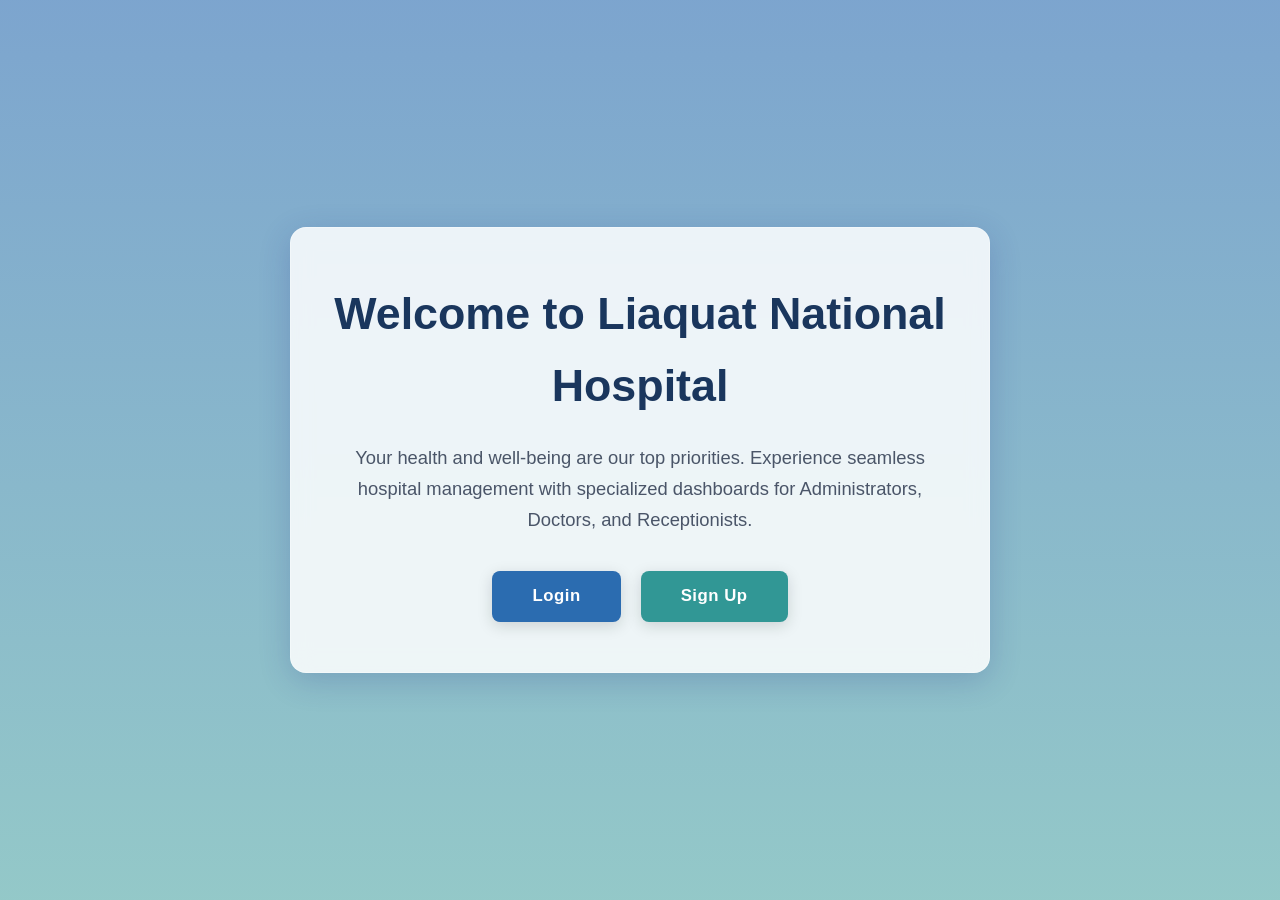
<file: final exam/index.html>
<!DOCTYPE html>
<html lang="en">
<head>
    <meta charset="UTF-8">
    <meta name="viewport" content="width=device-width, initial-scale=1.0">
    <title>Liaquat National Hospital Management System</title>
    <link rel="stylesheet" href="CSS/style.css">
    <style>
        /* Full screen background image setup */
        body {
            background-image: linear-gradient(rgba(43, 108, 176, 0.6), rgba(49, 151, 149, 0.5)), 
                              url('https://images.unsplash.com/photo-1519494026892-80bbd2d6fd0d?auto=format&fit=crop&w=1600&q=80');
            background-size: cover;
            background-position: center;
            background-attachment: fixed;
            min-height: 100vh;
            display: flex;
            align-items: center;
            justify-content: center;
            padding-bottom: 0;
        }

        /* Premium Glassmorphic Welcome Card */
        .hero-section {
            text-align: center;
            padding: 50px 40px;
            background: rgba(255, 255, 255, 0.85);
            backdrop-filter: blur(10px);
            -webkit-backdrop-filter: blur(10px);
            border-radius: 16px;
            box-shadow: 0 8px 32px 0 rgba(31, 38, 135, 0.2);
            border: 1px solid rgba(255, 255, 255, 0.3);
            max-width: 700px;
            width: 100%;
            margin: 20px;
            animation: fadeIn 1s ease-in-out;
        }

        .hero-section h1 {
            font-size: 2.8rem;
            color: #1a365d;
            margin-bottom: 20px;
            font-weight: 700;
        }

        .hero-section p {
            font-size: 1.15rem;
            color: #4a5568;
            margin-bottom: 35px;
            line-height: 1.7;
        }

        .cta-buttons {
            display: flex;
            justify-content: center;
            gap: 20px;
        }

        /* Hover Transitions */
        .cta-buttons .btn {
            padding: 12px 40px;
            font-size: 1.05rem;
            letter-spacing: 0.5px;
            box-shadow: 0 4px 15px rgba(0, 0, 0, 0.15);
            transition: all 0.3s ease;
        }

        .cta-buttons .btn:hover {
            transform: translateY(-2px);
            box-shadow: 0 6px 20px rgba(0, 0, 0, 0.2);
        }

        /* Smooth Animation */
        @keyframes fadeIn {
            from { opacity: 0; transform: translateY(20px); }
            to { opacity: 1; transform: translateY(0); }
        }

        /* Mobile View Adjustment */
        @media (max-width: 600px) {
            .hero-section {
                padding: 35px 20px;
            }
            .hero-section h1 {
                font-size: 2rem;
            }
            .cta-buttons {
                flex-direction: column;
                gap: 15px;
            }
        }
    </style>
</head>
<body>

    <div class="hero-section">
        <h1>Welcome to Liaquat National Hospital</h1>
        <p>Your health and well-being are our top priorities. Experience seamless hospital management with specialized dashboards for Administrators, Doctors, and Receptionists.</p>
        
        <div class="cta-buttons">
            <a href="login.html" class="btn btn-primary">Login</a>
            <a href="signup.html" class="btn btn-primary" style="background-color: var(--secondary-color);">Sign Up</a>
        </div>
    </div>

</body>
</html>
</file>
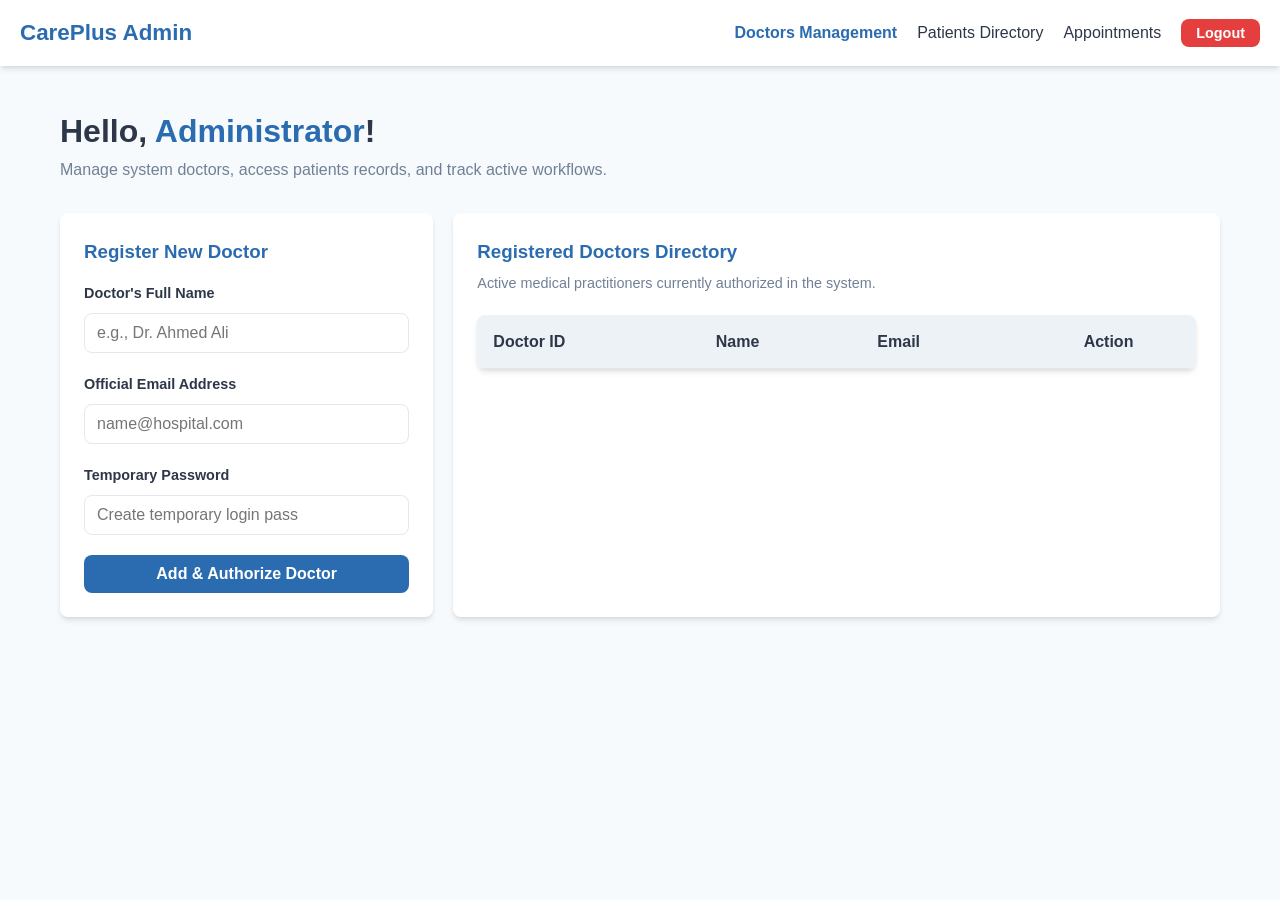
<file: final exam/admin-dashboard.html>
<!DOCTYPE html>
<html lang="en">
<head>
    <meta charset="UTF-8">
    <meta name="viewport" content="width=device-width, initial-scale=1.0">
    <title>Admin Dashboard - Liaquat National Hospital</title>
    <link rel="stylesheet" href="CSS/style.css">
    <script>
        Storage.checkAuth(['Admin']);
    </script>
</head>
<body>

    <nav class="navbar">
        <a href="#" class="navbar-brand">CarePlus Admin</a>
        <div class="navbar-links">
            <a href="admin-dashboard.html" style="color: var(--primary-color); font-weight: bold;">Doctors Management</a>
            <a href="patients.html">Patients Directory</a>
            <a href="appointments.html">Appointments</a>
            <button onclick="Storage.logout()" class="btn btn-danger" style="padding: 6px 15px; font-size: 0.9rem;">Logout</button>
        </div>
    </nav>

    <div class="container">
        <div style="margin-top: 20px; margin-bottom: 30px;">
            <h1 style="color: var(--text-color);">Hello, <span id="admin-name" style="color: var(--primary-color);">Administrator</span>!</h1>
            <p style="color: var(--text-light);">Manage system doctors, access patients records, and track active workflows.</p>
        </div>

        <div class="dashboard-grid">
            <div class="card">
                <h3 style="margin-bottom: 15px; color: var(--primary-color);">Register New Doctor</h3>
                
                <div id="action-error" class="alert alert-danger" style="display: none;"></div>
                <div id="action-success" class="alert alert-success" style="display: none;"></div>

                <form id="add-doctor-form">
                    <div class="form-group">
                        <label for="docName">Doctor's Full Name</label>
                        <input type="text" id="docName" class="form-control" placeholder="e.g., Dr. Ahmed Ali" required>
                    </div>
                    <div class="form-group">
                        <label for="docEmail">Official Email Address</label>
                        <input type="email" id="docEmail" class="form-control" placeholder="name@hospital.com" required>
                    </div>
                    <div class="form-group">
                        <label for="docPassword">Temporary Password</label>
                        <input type="password" id="docPassword" class="form-control" placeholder="Create temporary login pass" required>
                    </div>
                    <button type="submit" class="btn btn-primary btn-block">Add & Authorize Doctor</button>
                </form>
            </div>

            <div class="card" style="grid-column: span 2;">
                <h3 style="margin-bottom: 5px; color: var(--primary-color);">Registered Doctors Directory</h3>
                <p style="color: var(--text-light); font-size: 0.9rem; margin-bottom: 15px;">Active medical practitioners currently authorized in the system.</p>
                
                <div class="table-responsive">
                    <table class="custom-table">
                        <thead>
                            <tr>
                                <th>Doctor ID</th>
                                <th>Name</th>
                                <th>Email</th>
                                <th style="text-align: center;">Action</th>
                            </tr>
                        </thead>
                        <tbody id="doctors-table-body">
                            </tbody>
                    </table>
                </div>
                <div id="empty-state-msg" style="display: none; text-align: center; padding: 30px; color: var(--text-light);">
                    No registered doctors found in the system. Use the form to add practitioners.
                </div>
            </div>
        </div>
    </div>

    <script src="js/storage.js"></script>
    <script src="js/app.js"></script>

</body>
</html>
</file>
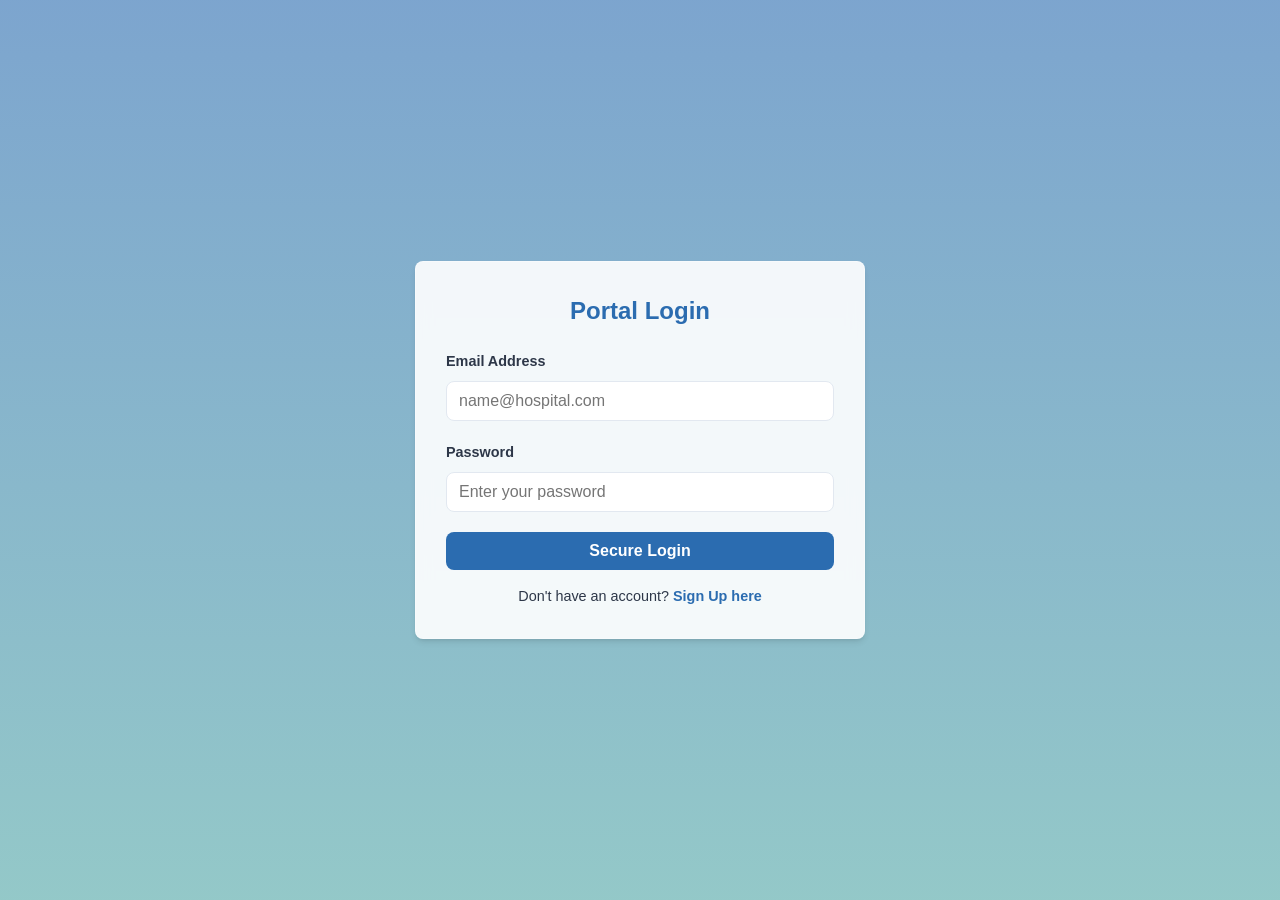
<file: final exam/appointments.html>
<!DOCTYPE html>
<html lang="en">
<head>
    <meta charset="UTF-8">
    <meta name="viewport" content="width=device-width, initial-scale=1.0">
    <title>Appointments - Liaquat National Hospital</title>
    <link rel="stylesheet" href="CSS/style.css">
    <script src="js/storage.js"></script>
    <script>
        Storage.checkAuth(['Admin', 'Receptionist']);
    </script>
</head>
<body>

    <nav class="navbar">
        <a href="#" class="navbar-brand">Liaquat National Appointments</a>
        <div class="navbar-links">
            <div id="appointment-nav-links" style="display: inline-flex; gap: 20px;"></div>
            <button onclick="Storage.logout()" class="btn btn-danger" style="padding: 6px 15px; font-size: 0.9rem;">Logout</button>
        </div>
    </nav>

    <div class="container">
        <div class="dashboard-grid">
            <div class="card">
                <h3 style="margin-bottom: 15px; color: var(--secondary-color);">Book Appointment</h3>
                <div id="apt-error" class="alert alert-danger" style="display: none;"></div>
                <div id="apt-success" class="alert alert-success" style="display: none;"></div>

                <form id="appointment-form">
                    <div class="form-group">
                        <label for="aptPatient">Select Patient</label>
                        <select id="aptPatient" class="form-control" required>
                            <option value="">-- Choose Patient --</option>
                        </select>
                    </div>
                    <div class="form-group">
                        <label for="aptDoctor">Select Authorized Doctor</label>
                        <select id="aptDoctor" class="form-control" required>
                            <option value="">-- Choose Doctor --</option>
                        </select>
                    </div>
                    <div class="form-group">
                        <label for="aptDate">Appointment Date</label>
                        <input type="date" id="aptDate" class="form-control" required>
                    </div>
                    <button type="submit" class="btn btn-primary btn-block" style="background-color: var(--secondary-color);">Schedule Appointment</button>
                </form>
            </div>

            <div class="card" style="grid-column: span 2;">
                <h3 style="color: var(--secondary-color); margin-bottom: 15px;">Global Appointments Manifest</h3>
                
                <div class="table-responsive">
                    <table class="custom-table">
                        <thead>
                            <tr>
                                <th>Patient Name</th>
                                <th>Assigned Doctor</th>
                                <th>Schedule Date</th>
                                <th>Status Badge</th>
                                <th style="text-align: center;">Change Status</th>
                            </tr>
                        </thead>
                        <tbody id="appointments-table-body"></tbody>
                    </table>
                </div>
                <div id="appointments-empty" style="display: none; text-align: center; padding: 30px; color: var(--text-light);">No appointments found.</div>
            </div>
        </div>
    </div>

    <script src="js/app.js"></script>
</body>
</html>
</file>
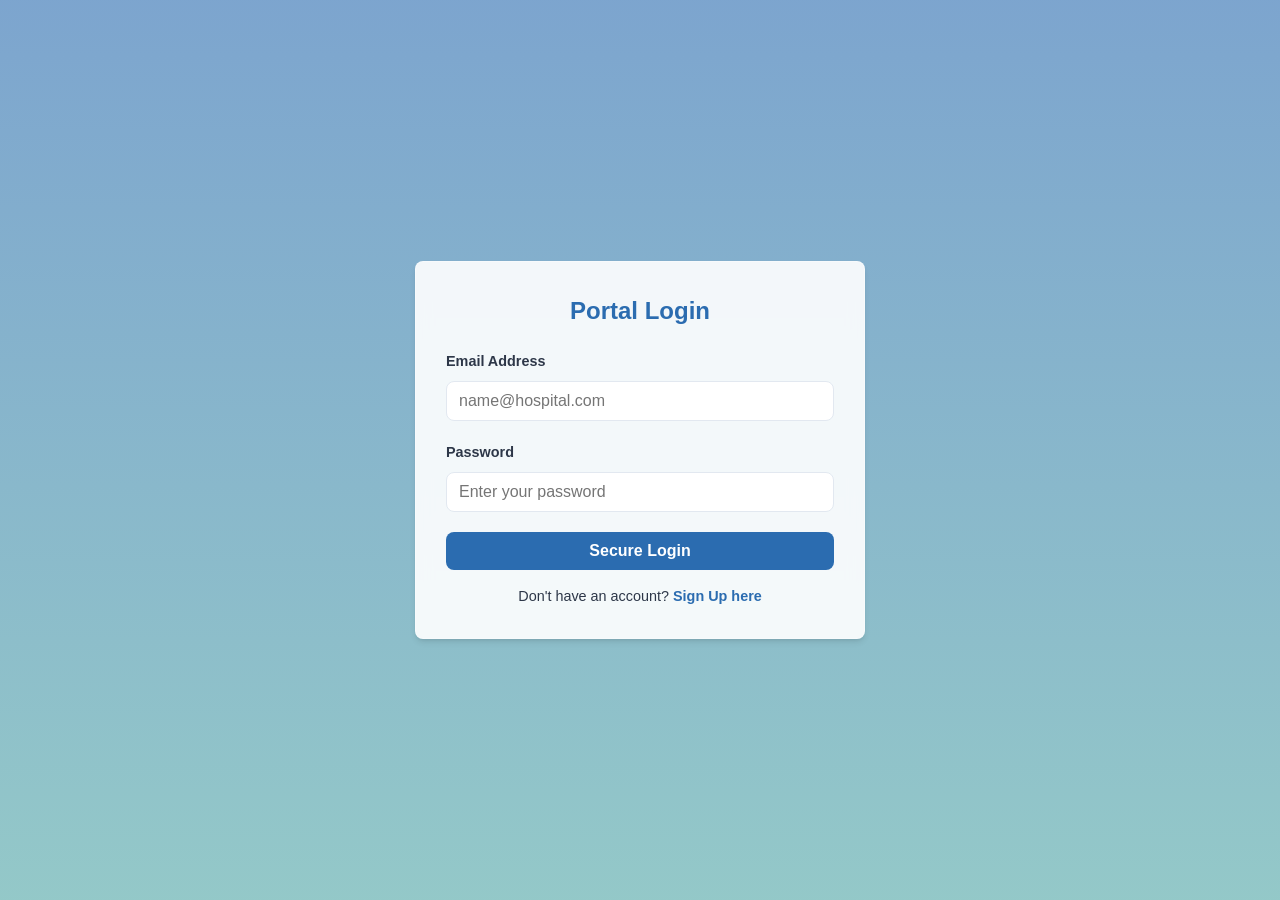
<file: final exam/doctor-dashboard.html>
<!DOCTYPE html>
<html lang="en">
<head>
    <meta charset="UTF-8">
    <meta name="viewport" content="width=device-width, initial-scale=1.0">
    <title>Doctor Dashboard - Liaquat National Hospital</title>
    <link rel="stylesheet" href="CSS/style.css">
    <script src="js/storage.js"></script>
    <script>
        // Only allow authorized Doctors
        Storage.checkAuth(['Doctor']);
    </script>
</head>
<body>

    <nav class="navbar">
        <a href="#" class="navbar-brand">CarePlus Doctor Portal</a>
        <div class="navbar-links">
            <a href="doctor-dashboard.html" style="color: var(--primary-color); font-weight: bold;">My Schedule</a>
            <button onclick="Storage.logout()" class="btn btn-danger" style="padding: 6px 15px; font-size: 0.9rem;">Logout</button>
        </div>
    </nav>

    <div class="container">
        <div style="margin-top: 20px; margin-bottom: 30px;">
            <h1 style="color: var(--text-color);">Welcome, <span id="doctor-name" style="color: var(--secondary-color);">Doctor</span>!</h1>
            <p style="color: var(--text-light);">Here is the real-time read-only summary of your assigned patient appointments.</p>
        </div>

        <div class="card">
            <h3 style="margin-bottom: 5px; color: var(--secondary-color);">My Assigned Appointments</h3>
            <p style="color: var(--text-light); font-size: 0.9rem; margin-bottom: 20px;">Please consult the reception desk if any schedule adjustments are required.</p>
            
            <div class="table-responsive">
                <table class="custom-table">
                    <thead>
                        <tr>
                            <th>Patient ID</th>
                            <th>Patient Name</th>
                            <th>Appointment Date</th>
                            <th style="text-align: center;">Current Status</th>
                        </tr>
                    </thead>
                    <tbody id="doctor-appointments-body">
                        </tbody>
                </table>
            </div>

            <div id="doctor-empty-view" style="display: none; text-align: center; padding: 40px; color: var(--text-light);">
                🎉 No appointments scheduled for you at the moment. Enjoy your free time!
            </div>
        </div>
    </div>

    <script src="js/app.js"></script>
</body>
</html>
</file>
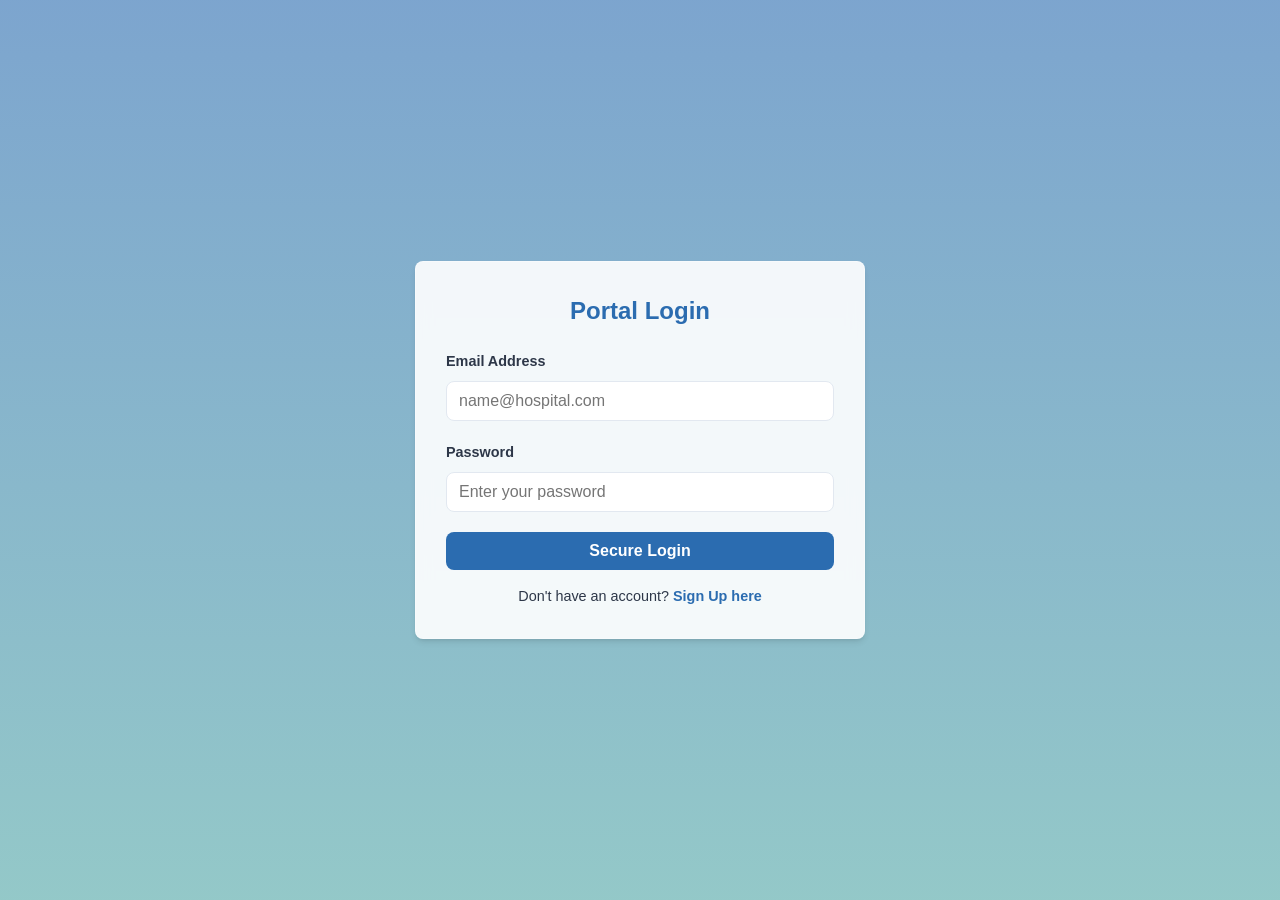
<file: final exam/login.html>
<!DOCTYPE html>
<html lang="en">
<head>
    <meta charset="UTF-8">
    <meta name="viewport" content="width=device-width, initial-scale=1.0">
    <title>Login - Liaquat National Hospital</title>
    <link rel="stylesheet" href="CSS/style.css">
    <style>
        /* Reusing the background theme for authentication consistency */
        body {
            background-image: linear-gradient(rgba(43, 108, 176, 0.6), rgba(49, 151, 149, 0.5)), 
                              url('https://images.unsplash.com/photo-1519494026892-80bbd2d6fd0d?auto=format&fit=crop&w=1600&q=80');
            background-size: cover;
            background-position: center;
            background-attachment: fixed;
            min-height: 100vh;
            display: flex;
            align-items: center;
            justify-content: center;
            padding-bottom: 0;
        }
        .form-card {
            background: rgba(255, 255, 255, 0.9);
            backdrop-filter: blur(8px);
            -webkit-backdrop-filter: blur(8px);
            border: 1px solid rgba(255, 255, 255, 0.3);
        }
    </style>
</head>
<body>

    <div class="auth-wrapper" style="width: 100%;">
        <div class="form-card">
            <h2 style="text-align: center; margin-bottom: 20px; color: var(--primary-color);">Portal Login</h2>
            
            <div id="error-message" class="alert alert-danger" style="display: none;"></div>
            <div id="success-message" class="alert alert-success" style="display: none;"></div>

            <form id="login-form">
                <div class="form-group">
                    <label for="email">Email Address</label>
                    <input type="email" id="email" class="form-control" placeholder="name@hospital.com" required>
                </div>

                <div class="form-group">
                    <label for="password">Password</label>
                    <input type="password" id="password" class="form-control" placeholder="Enter your password" required>
                </div>

                <button type="submit" class="btn btn-primary btn-block">Secure Login</button>
            </form>

            <p style="text-align: center; margin-top: 15px; font-size: 0.9rem;">
                Don't have an account? <a href="signup.html" style="color: var(--primary-color); text-decoration: none; font-weight: 600;">Sign Up here</a>
            </p>
        </div>
    </div>

   <script src="js/storage.js"></script>
    <script src="js/auth.js"></script>
</body>
</html>
</file>
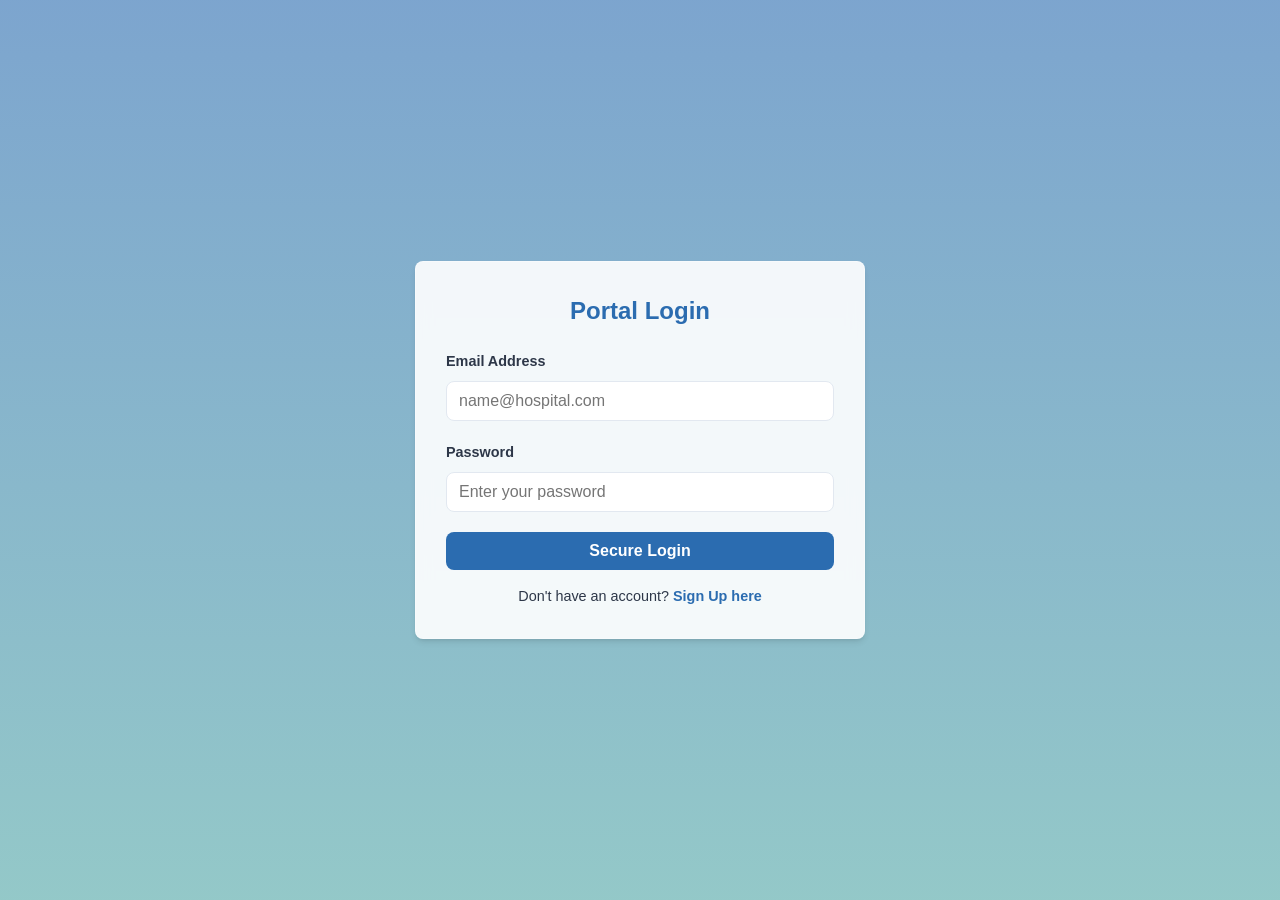
<file: final exam/patients.html>
<!DOCTYPE html>
<html lang="en">
<head>
    <meta charset="UTF-8">
    <meta name="viewport" content="width=device-width, initial-scale=1.0">
    <title>Patients Directory - Liaquat National Hospital</title>
    <link rel="stylesheet" href="CSS/style.css">
    <script src="js/storage.js"></script>
    <script>
        Storage.checkAuth(['Admin', 'Receptionist']);
    </script>
</head>
<body>

    <nav class="navbar">
        <a href="#" class="navbar-brand">Liaquat National Hospital Patients</a>
        <div class="navbar-links">
            <div id="nav-role-links" style="display: inline-flex; gap: 20px;"></div>
            <button onclick="Storage.logout()" class="btn btn-danger" style="padding: 6px 15px; font-size: 0.9rem;">Logout</button>
        </div>
    </nav>

    <div class="container">
        <div class="dashboard-grid">
            <div class="card">
                <h3 style="margin-bottom: 15px; color: var(--primary-color);">Register New Patient</h3>
                <div id="patient-error" class="alert alert-danger" style="display: none;"></div>
                <div id="patient-success" class="alert alert-success" style="display: none;"></div>

                <form id="patient-form">
                    <div class="form-group">
                        <label for="patName">Patient Full Name</label>
                        <input type="text" id="patName" class="form-control" placeholder="Enter patient name" required>
                    </div>
                    <div class="form-group">
                        <label for="patAge">Age</label>
                        <input type="number" id="patAge" class="form-control" placeholder="Age" min="1" required>
                    </div>
                    <div class="form-group">
                        <label for="patGender">Gender</label>
                        <select id="patGender" class="form-control" required>
                            <option value="">-- Select Gender --</option>
                            <option value="Male">Male</option>
                            <option value="Female">Female</option>
                        </select>
                    </div>
                    <div class="form-group">
                        <label for="patContact">Contact Number</label>
                        <input type="text" id="patContact" class="form-control" placeholder="e.g., 0300-1234567" required>
                    </div>
                    <button type="submit" class="btn btn-primary btn-block">Register Patient</button>
                </form>
            </div>

            <div class="card" style="grid-column: span 2;">
                <h3 style="color: var(--primary-color); margin-bottom: 5px;">Patients Directory List</h3>
                <input type="text" id="search-patients" class="form-control" placeholder="🔍 Search patients by name..." style="margin-bottom: 15px;">
                
                <div class="table-responsive">
                    <table class="custom-table">
                        <thead>
                            <tr>
                                <th>Patient ID</th>
                                <th>Name</th>
                                <th>Age</th>
                                <th>Gender</th>
                                <th>Contact No</th>
                            </tr>
                        </thead>
                        <tbody id="patients-table-body"></tbody>
                    </table>
                </div>
                <div id="patients-empty" style="display: none; text-align: center; padding: 30px; color: var(--text-light);">No patients registered yet.</div>
            </div>
        </div>
    </div>

    <script src="js/app.js"></script>
</body>
</html>
</file>
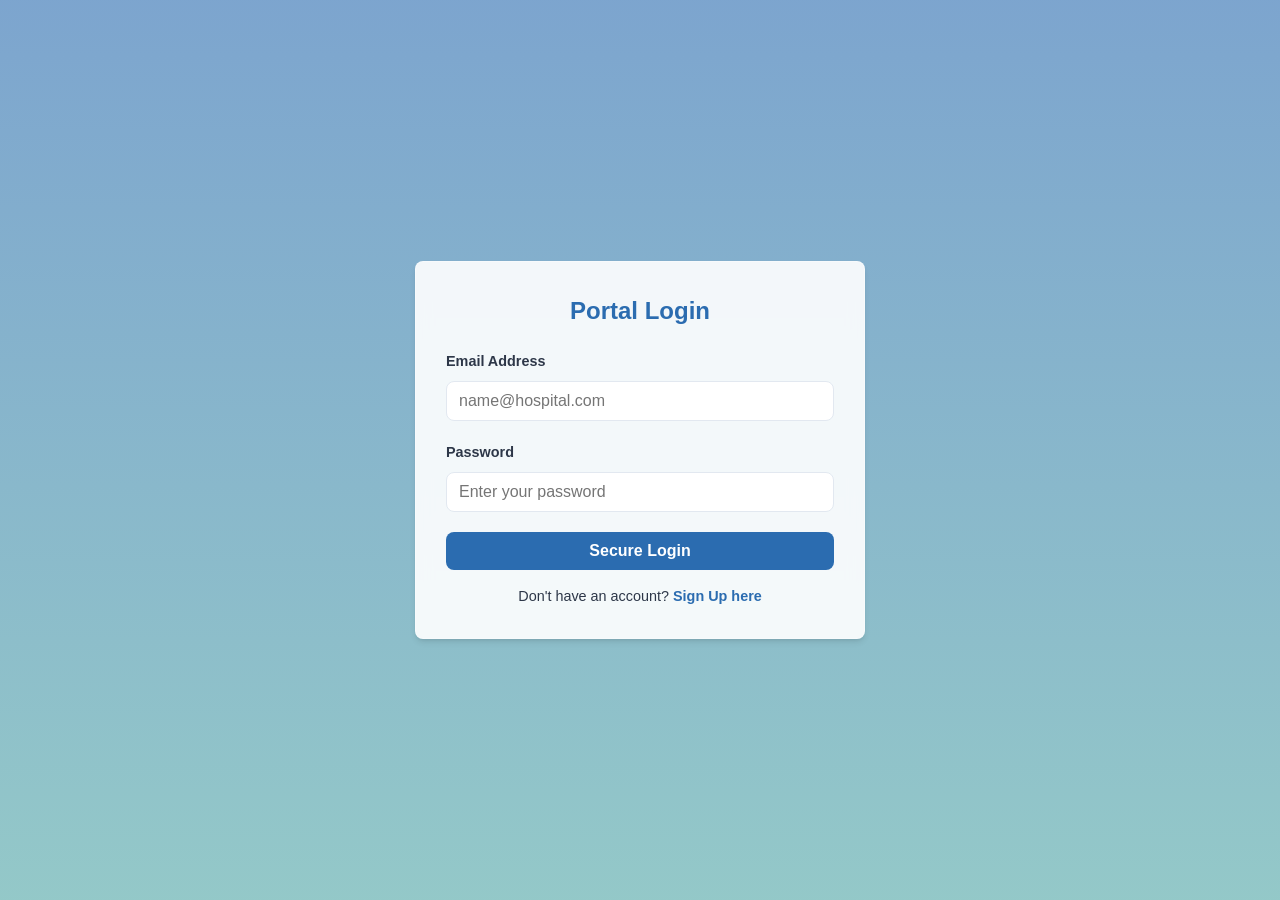
<file: final exam/receptionist-dashboard.html>
<!DOCTYPE html>
<html lang="en">
<head>
    <meta charset="UTF-8">
    <meta name="viewport" content="width=device-width, initial-scale=1.0">
    <title>Receptionist Dashboard - Liaquat National Hospital</title>
    <link rel="stylesheet" href="CSS/style.css">
    <script src="js/storage.js"></script>
    <script>
        Storage.checkAuth(['Receptionist']);
    </script>
</head>
<body>

    <nav class="navbar">
        <a href="#" class="navbar-brand">CarePlus Reception</a>
        <div class="navbar-links">
            <a href="receptionist-dashboard.html" style="color: var(--primary-color); font-weight: bold;">Dashboard</a>
            <a href="patients.html">Patients Directory</a>
            <a href="appointments.html">Appointments Panel</a>
            <button onclick="Storage.logout()" class="btn btn-danger" style="padding: 6px 15px; font-size: 0.9rem;">Logout</button>
        </nav>
    </nav>

    <div class="container">
        <div style="margin-top: 20px; margin-bottom: 30px;">
            <h1>Welcome, <span id="receptionist-name" style="color: var(--primary-color);">Receptionist</span>!</h1>
            <p style="color: var(--text-light);">Quick access panel for patient registrations and appointment booking workflows.</p>
        </div>

        <div class="dashboard-grid">
            <div class="card" style="text-align: center; padding: 40px 20px;">
                <h3 style="color: var(--primary-color); margin-bottom: 10px;">Patients Management</h3>
                <p style="color: var(--text-light); margin-bottom: 20px;">Register new patients into the system and view complete patient directories.</p>
                <a href="patients.html" class="btn btn-primary">Go to Patients</a>
            </div>

            <div class="card" style="text-align: center; padding: 40px 20px;">
                <h3 style="color: var(--secondary-color); margin-bottom: 10px;">Appointments Scheduling</h3>
                <p style="color: var(--text-light); margin-bottom: 20px;">Book new medical appointments and update processing status constraints.</p>
                <a href="appointments.html" class="btn btn-primary" style="background-color: var(--secondary-color);">Go to Appointments</a>
            </div>
        </div>
    </div>

    <script src="js/app.js"></script>
</body>
</html>
</file>
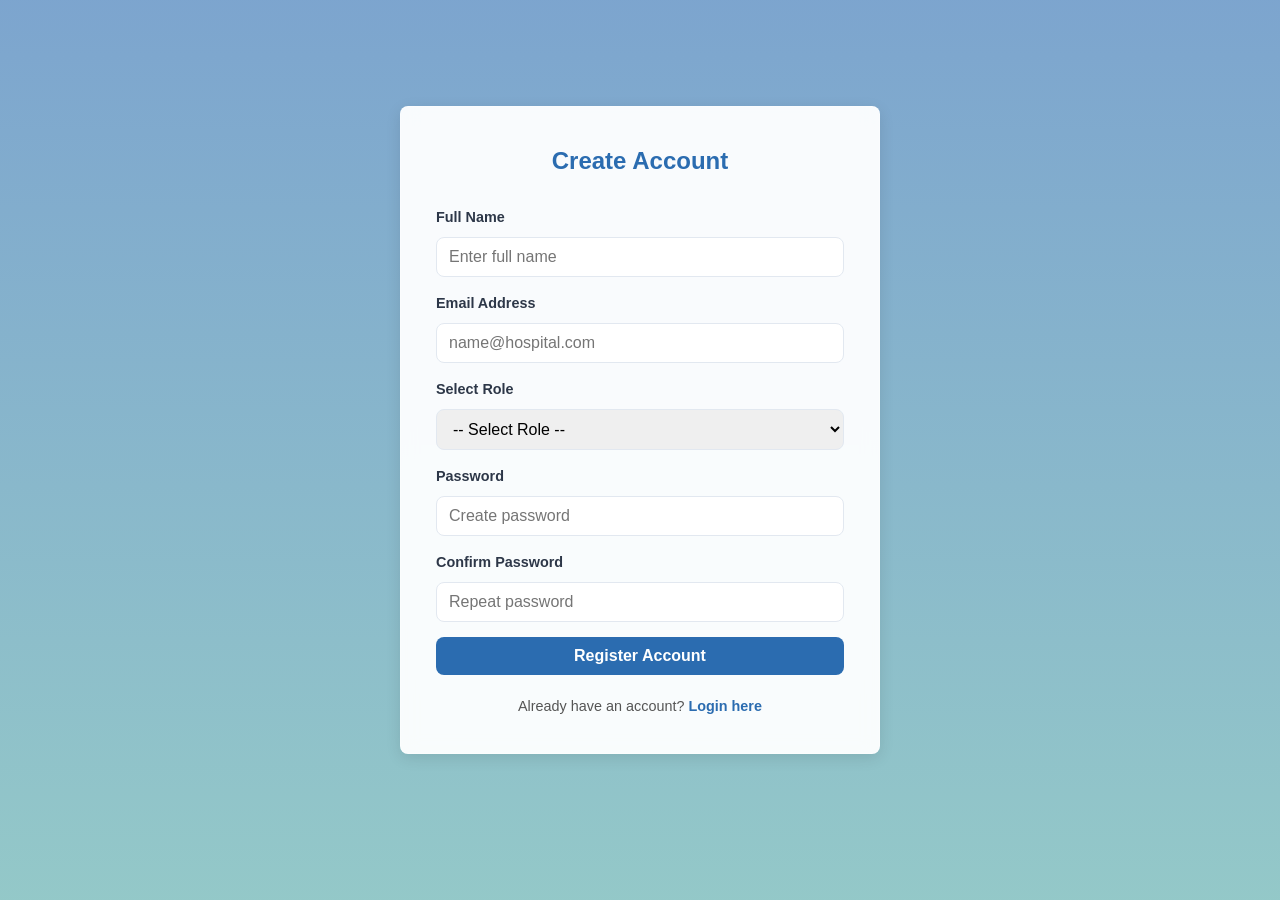
<file: final exam/signup.html>
<!DOCTYPE html>
<html lang="en">
<head>
    <meta charset="UTF-8">
    <meta name="viewport" content="width=device-width, initial-scale=1.0">
    <title>Sign Up - Liaquat National Hospital</title>
    <link rel="stylesheet" href="CSS/style.css">
    <style>
        body {
            background-image: linear-gradient(rgba(43, 108, 176, 0.6), rgba(49, 151, 149, 0.5)), 
                              url('https://images.unsplash.com/photo-1519494026892-80bbd2d6fd0d?auto=format&fit=crop&w=1600&q=80');
            background-size: cover;
            background-position: center;
            background-attachment: fixed;
            background-repeat: no-repeat;
            min-height: 100vh;
            display: flex;
            align-items: center;
            justify-content: center;
            margin: 0;
            font-family: sans-serif;
        }

        /* Yahan se aapke form card ki width barha di gayi hai */
        .form-card {
            background: rgba(255, 255, 255, 0.95);
            backdrop-filter: blur(8px);
            -webkit-backdrop-filter: blur(8px);
            border: 1px solid rgba(255, 255, 255, 0.3);
            padding: 35px; /* Padding thodi barha di hai taaky spacing achi lage */
            border-radius: 8px;
            box-shadow: 0 4px 15px rgba(0, 0, 0, 0.1);
            width: 100%;
            max-width: 480px; /* Pehle yeh narrow tha, ab iski width perfect phail gayi hai */
            margin: 20px;
            box-sizing: border-box;
        }

        /* Form groups ki smooth internal alignment ke liye */
        .form-group {
            margin-bottom: 15px;
        }
    </style>
</head>
<body>

    <div class="auth-wrapper" style="width: 100%; display: flex; justify-content: center;">
        <div class="form-card">
            <h2 style="text-align: center; margin-bottom: 25px; color: var(--primary-color); font-weight: 700;">Create Account</h2>
            
            <div id="error-message" class="alert alert-danger" style="display: none;"></div>
            <div id="success-message" class="alert alert-success" style="display: none;"></div>

            <form id="signup-form">
                <div class="form-group">
                    <label for="fullName">Full Name</label>
                    <input type="text" id="fullName" class="form-control" placeholder="Enter full name" required>
                </div>

                <div class="form-group">
                    <label for="email">Email Address</label>
                    <input type="email" id="email" class="form-control" placeholder="name@hospital.com" required>
                </div>

                <div class="form-group">
                    <label for="role">Select Role</label>
                    <select id="role" class="form-control" required>
                        <option value="">-- Select Role --</option>
                        <option value="Admin">Admin</option>
                        <option value="Doctor">Doctor</option>
                        <option value="Receptionist">Receptionist</option>
                    </select>
                </div>

                <div class="form-group">
                    <label for="password">Password</label>
                    <input type="password" id="password" class="form-control" placeholder="Create password" required>
                </div>

                <div class="form-group">
                    <label for="confirmPassword">Confirm Password</label>
                    <input type="password" id="confirmPassword" class="form-control" placeholder="Repeat password" required>
                </div>

                <button type="submit" class="btn btn-primary btn-block" style="margin-top: 10px;">Register Account</button>
            </form>

            <p style="text-align: center; margin-top: 20px; font-size: 0.9rem; color: #555;">
                Already have an account? <a href="login.html" style="color: var(--primary-color); text-decoration: none; font-weight: 600;">Login here</a>
            </p>
        </div>
    </div>

    <script src="js/storage.js"></script>
    <script src="js/auth.js"></script>

</body>
</html>
</file>
<file: final exam/CSS/style.css>
/* --- Root Variables & Theme --- */
:root {
    --primary-color: #2b6cb0;
    --primary-hover: #2c5282;
    --secondary-color: #319795;
    --bg-color: #f7fafc;
    --card-bg: #ffffff;
    --text-color: #2d3748;
    --text-light: #718096;
    --border-color: #e2e8f0;
    --error-color: #e53e3e;
    --success-color: #38a169;
    --pending-color: #ecc94b;
    --font-family: 'Segoe UI', Tahoma, Geneva, Verdana, sans-serif;
    --shadow: 0 4px 6px -1px rgba(0, 0, 0, 0.1), 0 2px 4px -1px rgba(0, 0, 0, 0.06);
    --radius: 8px;
}

/* --- Base Reset --- */
* {
    margin: 0;
    padding: 0;
    box-sizing: border-box;
}

body {
    font-family: var(--font-family);
    background-color: var(--bg-color);
    color: var(--text-color);
    line-height: 1.6;
    padding-bottom: 40px;
}

/* --- Layout Containers --- */
.container {
    width: 100%;
    max-width: 1200px;
    margin: 0 auto;
    padding: 20px;
}

/* --- Navigation Bar --- */
.navbar {
    background-color: var(--card-bg);
    box-shadow: var(--shadow);
    padding: 15px 20px;
    display: flex;
    justify-content: space-between;
    align-items: center;
    position: sticky;
    top: 0;
    z-index: 100;
}

.navbar-brand {
    font-size: 1.4rem;
    font-weight: bold;
    color: var(--primary-color);
    text-decoration: none;
}

.navbar-links {
    display: flex;
    gap: 20px;
    align-items: center;
}

.navbar-links a {
    text-decoration: none;
    color: var(--text-color);
    font-weight: 500;
    transition: color 0.3s ease;
}

.navbar-links a:hover {
    color: var(--primary-color);
}

/* --- Forms & Inputs --- */
.auth-wrapper {
    min-height: 80vh;
    display: flex;
    justify-content: center;
    align-items: center;
    padding: 20px;
}

.form-card {
    background: var(--card-bg);
    padding: 30px;
    border-radius: var(--radius);
    box-shadow: var(--shadow);
    width: 100%;
    max-width: 450px;
}

.form-group {
    margin-bottom: 20px;
}

.form-group label {
    display: block;
    margin-bottom: 8px;
    font-weight: 600;
    font-size: 0.9rem;
}

.form-control {
    width: 100%;
    padding: 10px 12px;
    border: 1px solid var(--border-color);
    border-radius: var(--radius);
    font-family: inherit;
    font-size: 1rem;
    outline: none;
    transition: border-color 0.3s ease;
}

.form-control:focus {
    border-color: var(--primary-color);
}

/* --- Buttons --- */
.btn {
    display: inline-block;
    padding: 10px 20px;
    border: none;
    border-radius: var(--radius);
    font-size: 1rem;
    font-weight: 600;
    cursor: pointer;
    text-decoration: none;
    text-align: center;
    transition: background-color 0.3s ease, transform 0.1s ease;
}

.btn-primary {
    background-color: var(--primary-color);
    color: white;
}

.btn-primary:hover {
    background-color: var(--primary-hover);
}

.btn-danger {
    background-color: var(--error-color);
    color: white;
}

.btn-danger:hover {
    background-color: #c53030;
}

.btn-block {
    display: block;
    width: 100%;
}

/* --- Alerts & Messages --- */
.alert {
    padding: 12px;
    border-radius: var(--radius);
    margin-bottom: 15px;
    font-size: 0.9rem;
    display: none; /* Hidden by default */
}

.alert-danger {
    display: block;
    background-color: #fed7d7;
    color: var(--error-color);
    border: 1px solid #feb2b2;
}

.alert-success {
    display: block;
    background-color: #c6f6d5;
    color: var(--success-color);
    border: 1px solid #9ae6b4;
}

/* --- Tables (Responsive) --- */
.table-responsive {
    width: 100%;
    overflow-x: auto;
    margin-top: 20px;
    box-shadow: var(--shadow);
    border-radius: var(--radius);
    background: var(--card-bg);
}

.custom-table {
    width: 100%;
    border-collapse: collapse;
    text-align: left;
}

.custom-table th, .custom-table td {
    padding: 14px 16px;
    border-bottom: 1px solid var(--border-color);
}

.custom-table th {
    background-color: #edf2f7;
    color: var(--text-color);
    font-weight: 600;
}

.custom-table tbody tr:hover {
    background-color: #f7fafc;
}

/* --- Status Badges --- */
.badge {
    padding: 4px 8px;
    border-radius: 4px;
    font-size: 0.8rem;
    font-weight: 600;
    text-transform: uppercase;
}

.badge-pending { background-color: #feebc8; color: #c05621; }
.badge-confirmed { background-color: #bee3f8; color: #2b6cb0; }
.badge-done { background-color: #c6f6d5; color: #22543d; }

/* --- Dashboard Grid --- */
.dashboard-grid {
    display: grid;
    grid-template-columns: repeat(auto-fit, minmax(300px, 1fr));
    gap: 20px;
    margin-top: 20px;
}

.card {
    background: var(--card-bg);
    padding: 24px;
    border-radius: var(--radius);
    box-shadow: var(--shadow);
}

/* --- Media Queries for Mobile Responsiveness --- */
@media (max-width: 768px) {
    .navbar {
        flex-direction: column;
        gap: 15px;
        text-align: center;
    }
    
    .navbar-links {
        flex-wrap: wrap;
        justify-content: center;
        gap: 12px;
    }
    
    .dashboard-grid {
        grid-template-columns: 1fr;
    }
}
</file>
